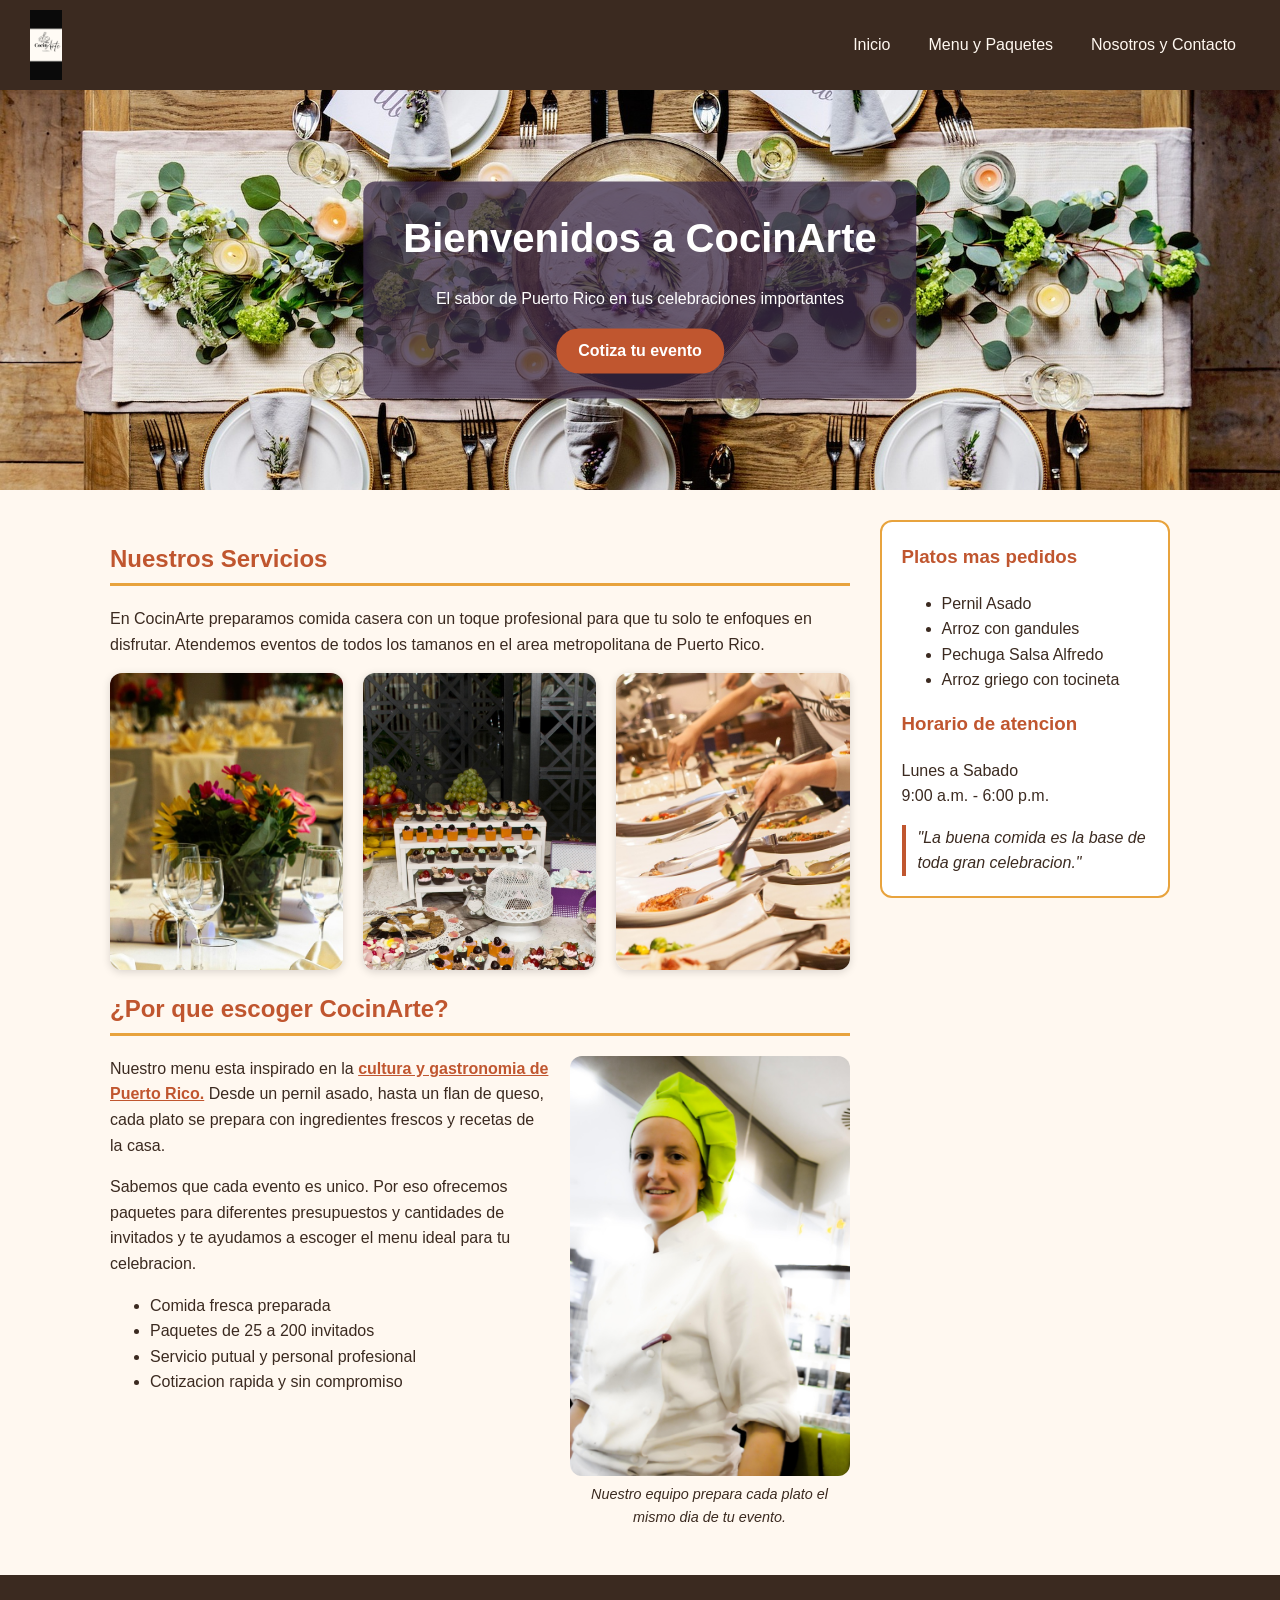
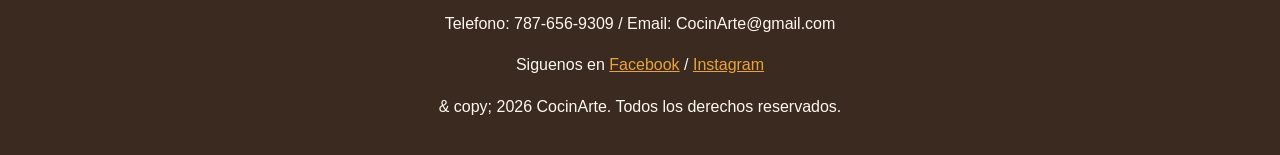
<file: index.html>
<!DOCTYPE html>
<html lang="es">
<head>

    <meta charset="UTF-8">
    <meta name="viewport" content="width=device-width, initial-scale=1.0">
    <meta name="description" content="CocinArte: servicio de catering para bodas, cumpleaños y eventos corporativos en Puerto Rico.">
    <title>CocinArte / Catering para tus eventos</title>

    <link rel="stylesheet" href="SiteStyle/global.css">  
</head>
<body>

    <!-- Header: Logo y barra de navegacion -->
    <header>

        <div id="logo">
            <a href="=index.html">
                <img src="SiteImage/logo.png" alt="Logo de CocinArte">
            </a>
        </div>


        <nav>
            <ul>
                <li><a href="index.html">Inicio</a></li>
                <li><a href="menu.html">Menu y Paquetes</a></li>
                <li><a href="contacto.html">Nosotros y Contacto</a></li>
            </ul>
        </nav>

    </header>

    <section id="banner">
        <img src="SiteImage/banner.jpg" alt="Mesa de buffet con platos de comida puertorriqueña">
        <div class="banner-texto">
            <h1>Bienvenidos a CocinArte</h1>
            <p>El sabor de Puerto Rico en tus celebraciones importantes</p>
            <a href="contacto.html" class="boton">Cotiza tu evento</a>
        </div>
    </section>


    <div id="contenedor">


        <main> 

            <section id="Servicios">
                <h2>Nuestros Servicios</h2>
                <p>En CocinArte preparamos comida casera con un toque profesional para que tu solo te enfoques en disfrutar. Atendemos eventos de todos los tamanos en el area metropolitana de Puerto Rico.</p>


                <div class="tarjetas">
                    <figure>
                        <img src="SiteImage/boda.jpg" alt="Mesa decorada para una boda">
                        <figcaption>Bodas</figcaption>
                    </figure>
                    <figure>
                        <img src="SiteImage/cumpleanos.jpg" alt="Mesa de comida para una fiesta de cumpleaños">
                        <figcaption>Cumpleaños</figcaption>
                    </figure>
                    <figure>
                        <img src="SiteImage/corporativo.jpg" alt="Almuerzo servido en un evento corporativo">
                        <figcaption>Eventos Corporativos</figcaption>
                    </figure>
                </div>
            </section>
            
            <section id="Porque">
                <h2>¿Por que escoger CocinArte?</h2>
                
                <figure class="flotar">
                    <img src="SiteImage/chef.jpg" alt="Chef de CocinArte preparando un plato">
                    <figcaption>Nuestro equipo prepara cada plato el mismo dia de tu evento.</figcaption>
                </figure>

                <p>Nuestro menu esta inspirado en la <a href="https://discoverpuertorico.com" target="_blank">cultura y gastronomia de Puerto Rico.</a> Desde un pernil asado, hasta un flan de queso, cada plato se prepara con ingredientes frescos y recetas de la casa.</p>

                <p>Sabemos que cada evento es unico. Por eso ofrecemos paquetes para diferentes presupuestos y cantidades de invitados y te ayudamos a escoger el menu ideal para tu celebracion.</p>

                <ul>
                    <li>Comida fresca preparada</li>
                    <li>Paquetes de 25 a 200 invitados</li>
                    <li>Servicio putual y personal profesional</li>
                    <li>Cotizacion rapida y sin compromiso</li>
                </ul>
            </section>

        </main>

        <aside>
            <h3>Platos mas pedidos</h3>
            <ul>
                <li>Pernil Asado</li>
                <li>Arroz con gandules</li>
                <li>Pechuga Salsa Alfredo</li>
                <li>Arroz griego con tocineta</li>
            </ul>
            
            <h3>Horario de atencion</h3>
            <p>Lunes a Sabado<br>9:00 a.m. - 6:00 p.m.</p>


            <blockquote>"La buena comida es la base de toda gran celebracion."</blockquote>
        </aside>

    </div>

    <footer>
        <p>Telefono: 787-656-9309 / Email: CocinArte@gmail.com</p>
        <p>Siguenos en 
            <a href="https://www.facebook.com" target="_blank">Facebook</a> /
            <a href="https://www.insagram.com" target="_blank">Instagram</a>
        </p>
        <p>& copy; 2026 CocinArte. Todos los derechos reservados.</p>
    </footer>

</body>

















</html>
</file>
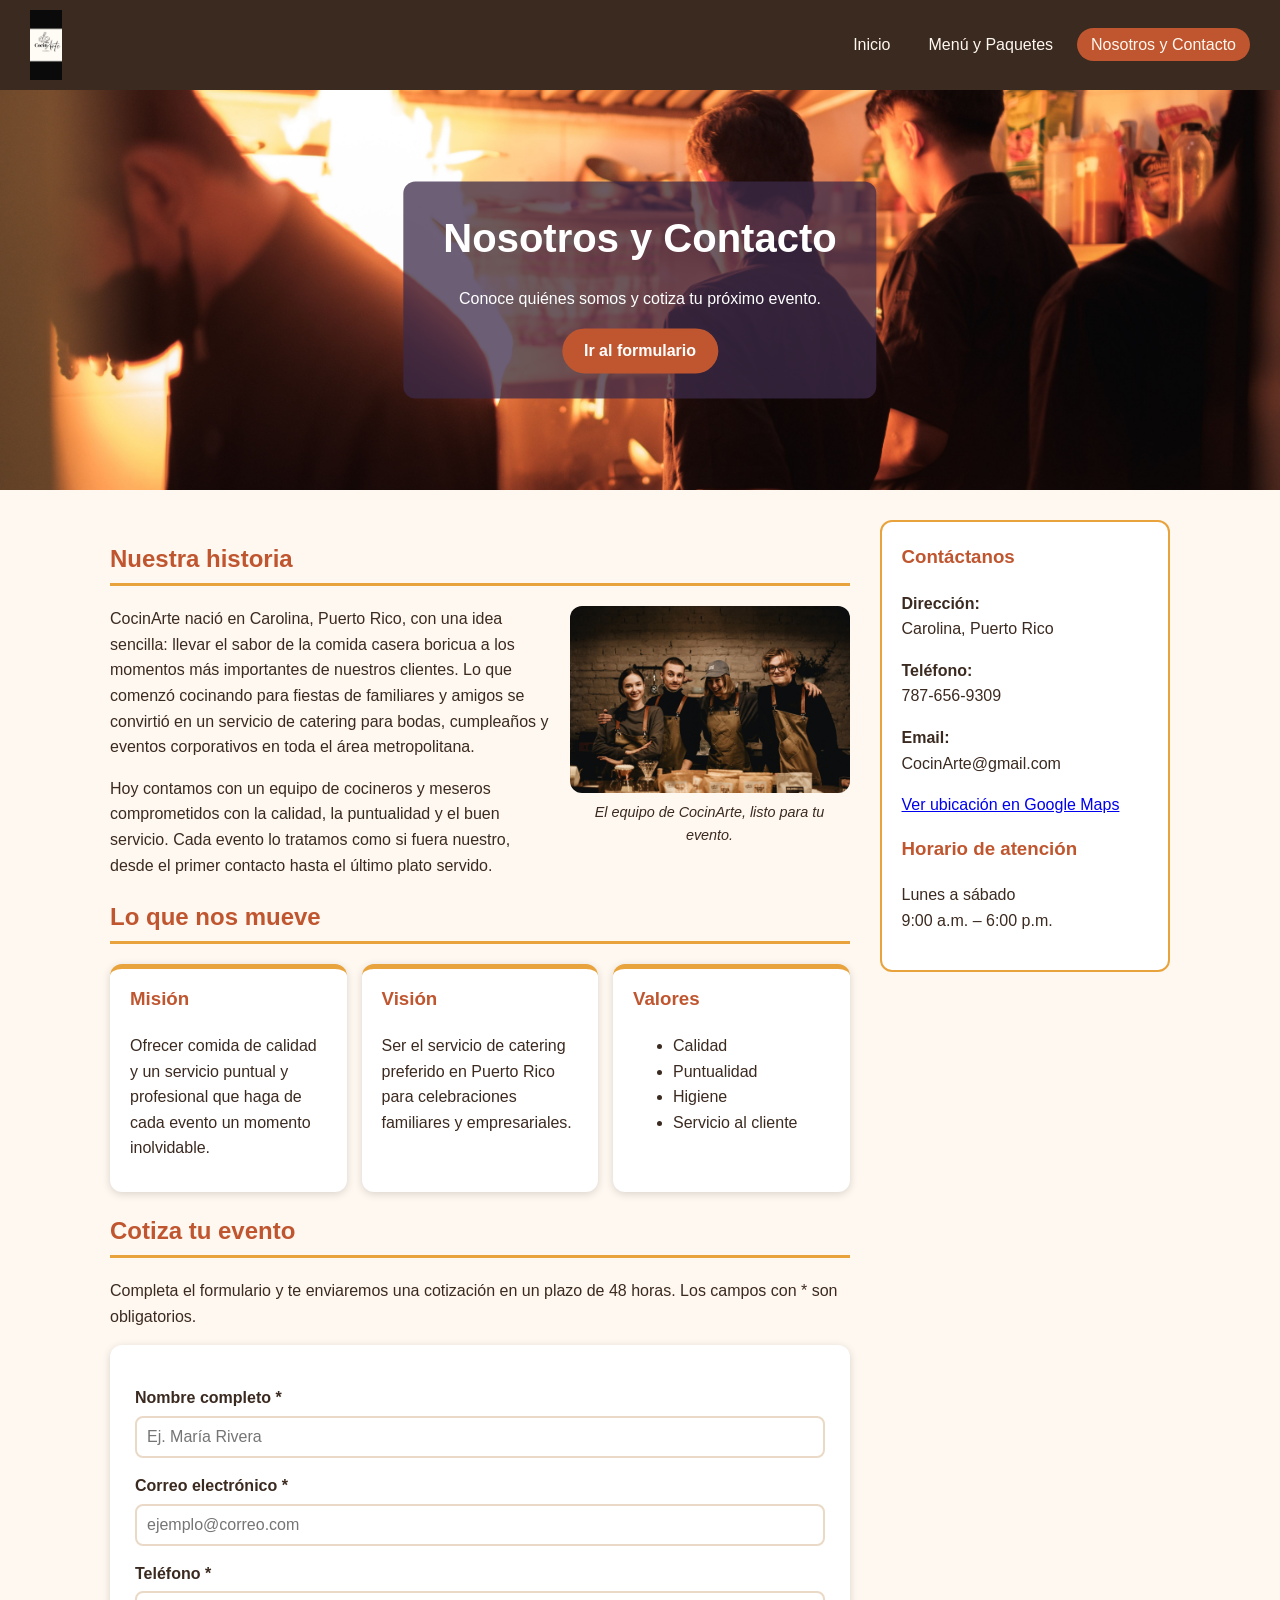
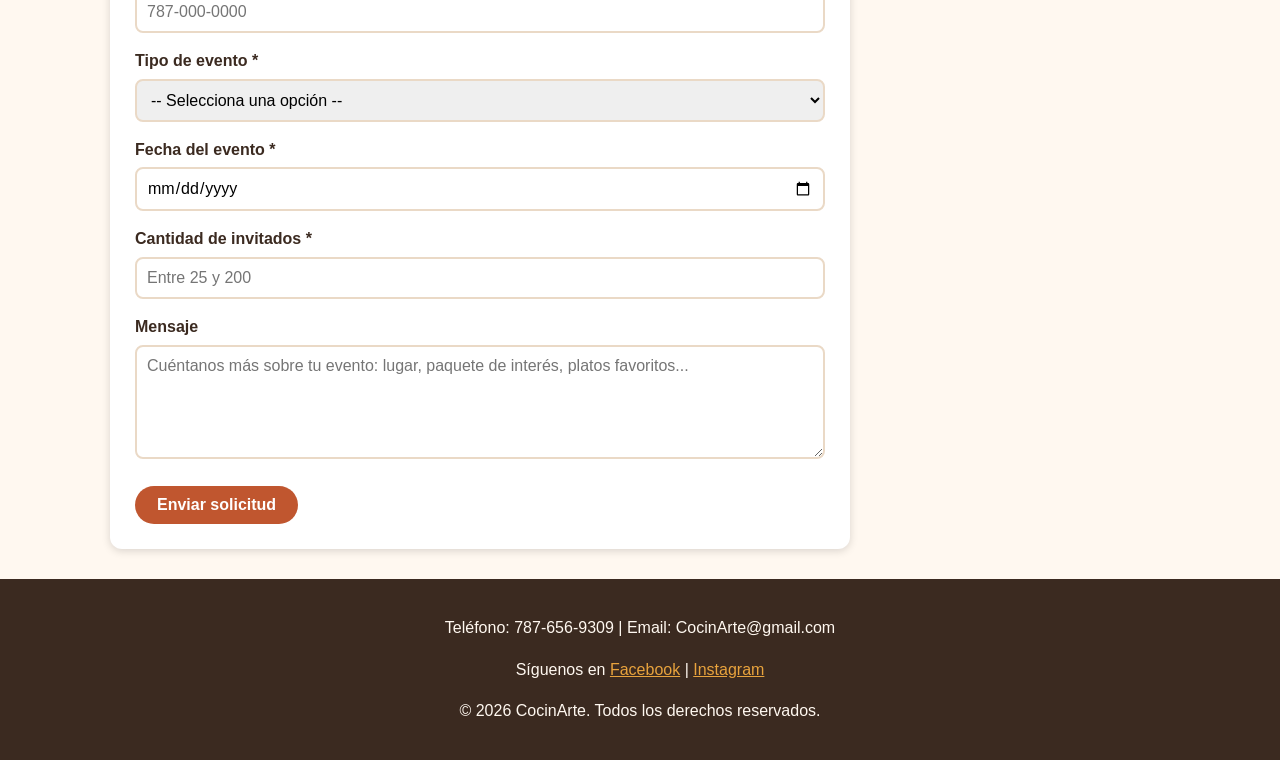
<file: contacto.html>
<!DOCTYPE html>
<html lang="es">
<head>
    <!-- ===== INFORMACIÓN DE LA PÁGINA (no se ve en pantalla) ===== -->
    <meta charset="UTF-8">
    <meta name="viewport" content="width=device-width, initial-scale=1.0">
    <meta name="description" content="Conoce la historia de CocinArte y solicita una cotización para tu evento en Puerto Rico.">
    <title>CocinArte | Nosotros y Contacto</title>

    <!-- Conexión con la hoja de estilos -->
    <link rel="stylesheet" href="SiteStyle/global.css">
</head>
<body>

    <!-- ===== ENCABEZADO: logo y barra de navegación (igual en todas las páginas) ===== -->
    <header>

        <!-- Logo del sitio -->
        <div id="logo">
            <a href="index.html">
                <img src="SiteImage/logo.png" alt="Logo de CocinArte">
            </a>
        </div>

        <!-- Barra de navegación entre páginas -->
        <nav>
            <ul>
                <li><a href="index.html">Inicio</a></li>
                <li><a href="menu.html">Menú y Paquetes</a></li>
                <li><a href="contacto.html" class="activo">Nosotros y Contacto</a></li>
            </ul>
        </nav>

    </header>

    <!-- ===== BANNER ===== -->
    <section id="banner">
        <img src="SiteImage/banner-contacto.jpg" alt="Equipo de cocina preparando platos para un evento">
        <div class="banner-texto">
            <h1>Nosotros y Contacto</h1>
            <p>Conoce quiénes somos y cotiza tu próximo evento.</p>
            <a href="#cotizacion" class="boton">Ir al formulario</a>
        </div>
    </section>

    <!-- ===== CONTENEDOR: contenido principal + barra lateral ===== -->
    <div id="contenedor">

        <!-- ===== CONTENIDO PRINCIPAL ===== -->
        <main>

            <!-- Tópico 1: Biografía (imagen flotante con texto alrededor) -->
            <section id="historia">
                <h2>Nuestra historia</h2>

                <figure class="flotar">
                    <img src="SiteImage/equipo.jpg" alt="Equipo de trabajo de CocinArte">
                    <figcaption>El equipo de CocinArte, listo para tu evento.</figcaption>
                </figure>

                <p>CocinArte nació en Carolina, Puerto Rico, con una idea sencilla: llevar el sabor de la comida casera boricua a los momentos más importantes de nuestros clientes. Lo que comenzó cocinando para fiestas de familiares y amigos se convirtió en un servicio de catering para bodas, cumpleaños y eventos corporativos en toda el área metropolitana.</p>

                <p>Hoy contamos con un equipo de cocineros y meseros comprometidos con la calidad, la puntualidad y el buen servicio. Cada evento lo tratamos como si fuera nuestro, desde el primer contacto hasta el último plato servido.</p>
            </section>

            <!-- Tópico 2: Misión, visión y valores -->
            <section id="valores">
                <h2>Lo que nos mueve</h2>
                <div class="valores">
                    <div class="valor">
                        <h3>Misión</h3>
                        <p>Ofrecer comida de calidad y un servicio puntual y profesional que haga de cada evento un momento inolvidable.</p>
                    </div>
                    <div class="valor">
                        <h3>Visión</h3>
                        <p>Ser el servicio de catering preferido en Puerto Rico para celebraciones familiares y empresariales.</p>
                    </div>
                    <div class="valor">
                        <h3>Valores</h3>
                        <ul>
                            <li>Calidad</li>
                            <li>Puntualidad</li>
                            <li>Higiene</li>
                            <li>Servicio al cliente</li>
                        </ul>
                    </div>
                </div>
            </section>

            <!-- Tópico 3: Formulario de cotización -->
            <section id="cotizacion">
                <h2>Cotiza tu evento</h2>
                <p>Completa el formulario y te enviaremos una cotización en un plazo de 48 horas. Los campos con * son obligatorios.</p>

                <form class="formulario" action="mailto:info@cocinarte.com" method="post" enctype="text/plain">

                    <label for="nombre">Nombre completo *</label>
                    <input type="text" id="nombre" name="nombre" placeholder="Ej. María Rivera" required>

                    <label for="email">Correo electrónico *</label>
                    <input type="email" id="email" name="email" placeholder="ejemplo@correo.com" required>

                    <label for="telefono">Teléfono *</label>
                    <input type="tel" id="telefono" name="telefono" placeholder="787-000-0000" required>

                    <label for="evento">Tipo de evento *</label>
                    <select id="evento" name="evento" required>
                        <option value="">-- Selecciona una opción --</option>
                        <option value="boda">Boda</option>
                        <option value="cumpleanos">Cumpleaños</option>
                        <option value="corporativo">Evento corporativo</option>
                        <option value="otro">Otro</option>
                    </select>

                    <label for="fecha">Fecha del evento *</label>
                    <input type="date" id="fecha" name="fecha" required>

                    <label for="invitados">Cantidad de invitados *</label>
                    <input type="number" id="invitados" name="invitados" min="25" max="200" placeholder="Entre 25 y 200" required>

                    <label for="mensaje">Mensaje</label>
                    <textarea id="mensaje" name="mensaje" rows="5" placeholder="Cuéntanos más sobre tu evento: lugar, paquete de interés, platos favoritos..."></textarea>

                    <button type="submit" class="boton">Enviar solicitud</button>

                </form>
            </section>

        </main>

        <!-- ===== BARRA LATERAL ===== -->
        <aside>
            <h3>Contáctanos</h3>
            <p><strong>Dirección:</strong><br>Carolina, Puerto Rico</p>
            <p><strong>Teléfono:</strong><br>787-656-9309</p>
            <p><strong>Email:</strong><br>CocinArte@gmail.com</p>
            <p><a href="https://www.google.com/maps/place/Carolina,+Puerto+Rico" target="_blank">Ver ubicación en Google Maps</a></p>

            <h3>Horario de atención</h3>
            <p>Lunes a sábado<br>9:00 a.m. – 6:00 p.m.</p>
        </aside>

    </div>

    <!-- ===== PIE DE PÁGINA (igual en todas las páginas) ===== -->
    <footer>
        <p>Teléfono: 787-656-9309 | Email: CocinArte@gmail.com</p>
        <p>Síguenos en
            <a href="https://www.facebook.com" target="_blank">Facebook</a> |
            <a href="https://www.instagram.com" target="_blank">Instagram</a>
        </p>
        <p>&copy; 2026 CocinArte. Todos los derechos reservados.</p>
    </footer>

</body>
</html>
</file>
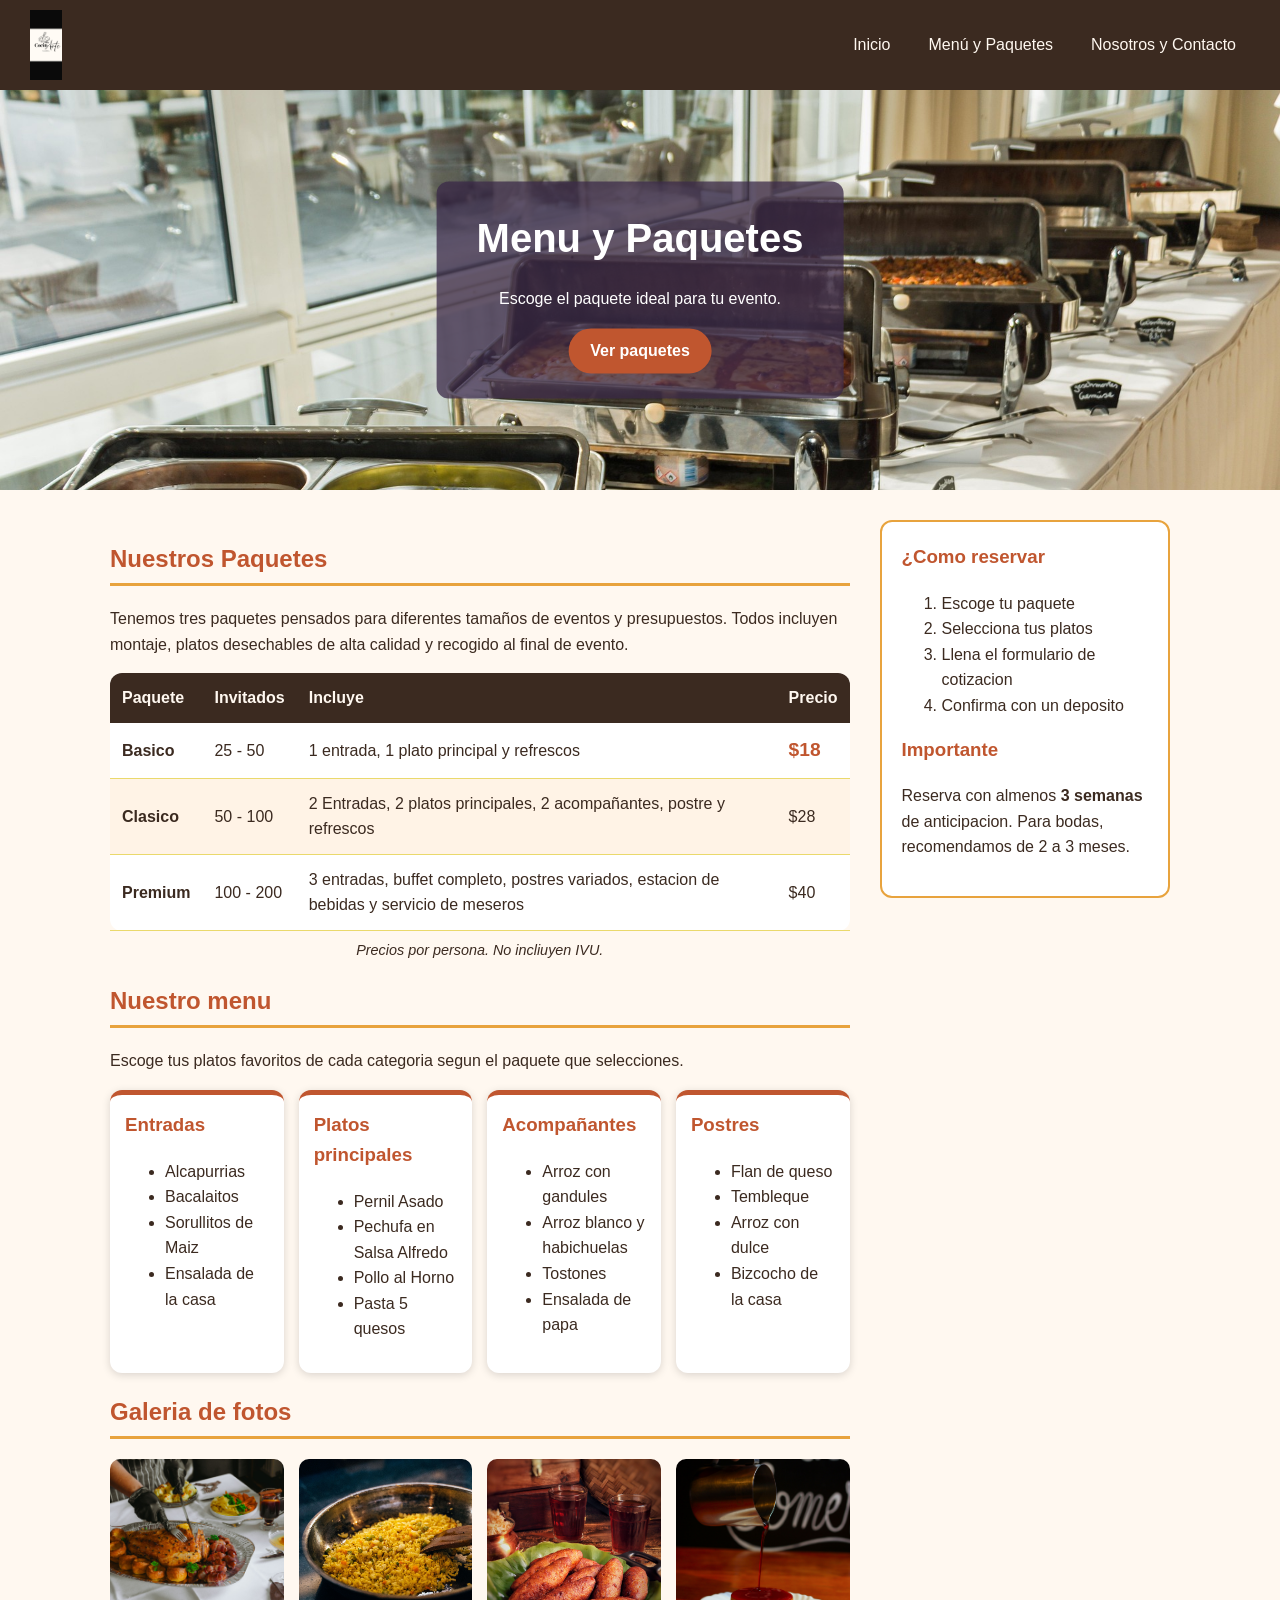
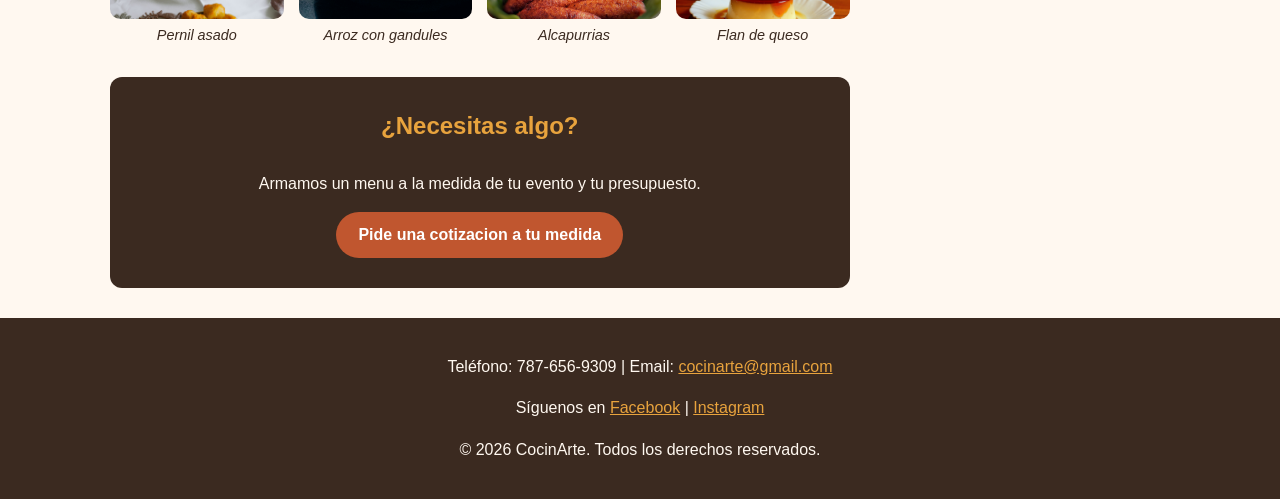
<file: menu.html>
<!DOCTYPE html>
<html lang="es">
<head>
    <!-- ===== PLANTILLA BASE DE COCINARTE =====
         Copiar este archivo para crear cada página nueva del sitio.
         Solo se cambia: <title>, la descripción, el banner y el contenido de <main> y <aside>. -->

    <!-- ===== INFORMACIÓN DE LA PÁGINA ===== -->
    <meta charset="UTF-8">
    <meta name="viewport" content="width=device-width, initial-scale=1.0">
    <meta name="description" content="Descripción de la página.">
    <title>CocinArte | Menu y Paquetes</title>

    <link rel="stylesheet" href="SiteStyle/global.css">
</head>
<body>

    <header>

        <div id="logo">
            <a href="index.html">
                <img src="SiteImage/logo.png" alt="Logo de CocinArte">
            </a>
        </div>

       
        <nav>
            <ul>
                <li><a href="index.html">Inicio</a></li>
                <li><a href="menu.html">Menú y Paquetes</a></li>
                <li><a href="contacto.html">Nosotros y Contacto</a></li>
            </ul>
        </nav>

    </header>

   
    <section id="banner">
        <img src="SiteImage/banner-menu.jpg" alt="Platos de comida servidos en buffet">
        <div class="banner-texto">
            <h1>Menu y Paquetes</h1>
            <p>Escoge el paquete ideal para tu evento.</p>
            <a href="#paquetes" class="boton">Ver paquetes</a>
        </div>
    </section>

    
    <div id="contenedor">

        
        <main>

            <!-- Tópico 1 -->
            <section id="Paquetes">
                <h2>Nuestros Paquetes</h2>
                <p>Tenemos tres paquetes pensados para diferentes tamaños de eventos y presupuestos. Todos incluyen montaje, platos desechables de alta calidad y recogido al final de evento.</p>

                <table> 
                    <caption>Precios por persona. No incliuyen IVU.</caption>
                    <thead>
                        <tr>
                            <th>Paquete</th>
                            <th>Invitados</th>
                            <th>Incluye</th>
                            <th>Precio</th>

                        </tr>
                    </thead>
                    <tbody>
                        <tr>
                            <td><strong>Basico</strong></td>
                            <td>25 - 50</td>
                            <td>1 entrada, 1 plato principal y refrescos</td>
                            <td class="precio">$18</td>
                        </tr>
                        <tr>
                            <td><strong>Clasico</strong></td>
                            <td>50 - 100</td>
                            <td>2 Entradas, 2 platos principales, 2 acompañantes, postre y refrescos</td>
                            <td class="Precio">$28</td>
                        </tr>
                        <tr>
                            <td><strong>Premium</strong></td>
                            <td>100 - 200</td>
                            <td> 3 entradas, buffet completo, postres variados, estacion de bebidas y servicio de meseros</td>
                            <td class="Precio">$40</td>
                        </tr>
                    </tbody>
                </table>
            </section>

            <!-- Tópico 2 (imagen flotante con texto alrededor) -->
            <section id="menu">
                <h2>Nuestro menu</h2>
                <p>Escoge tus platos favoritos de cada categoria segun el paquete que selecciones.</p>

                <div class="categorias">
                    <div class ="categoria">
                    <h3>Entradas</h3>
                    <ul>
                        <li>Alcapurrias</li>
                        <li>Bacalaitos</li>
                        <li>Sorullitos de Maiz</li>
                        <li>Ensalada de la casa</li>
                    </ul>
                </div>
                <div class="categoria">
                    <h3>Platos principales</h3>
                    <ul>
                        <li>Pernil Asado</li>
                        <li>Pechufa en Salsa Alfredo</li>
                        <li>Pollo al Horno</li>
                        <li>Pasta 5 quesos</li>
                    </ul>
                </div>
                <div class="categoria">
                    <h3>Acompañantes</h3>   
                    <ul>
                        <li>Arroz con gandules</li>
                        <li>Arroz blanco y habichuelas</li>
                        <li>Tostones</li>
                        <li>Ensalada de papa</li>
                    </ul>
                </div>
                <div class="categoria">
                    <h3>Postres</h3>
                    <ul>
                        <li>Flan de queso</li>
                        <li>Tembleque</li>
                        <li>Arroz con dulce</li>
                        <li>Bizcocho de la casa</li>
                    </ul>
                 </div>
             </div>       
        </section>


        <section id="galeria">
           <h2>Galeria de fotos</h2>
           <div class="galeria">
                <figure>
                    <img src="SiteImage/plato1.jpg" alt="Pernil asado servido en bandeja">
                    <figcaption>Pernil asado</figcaption>
                </figure>
                <figure>
                    <img src="SiteImage/plato2.jpg" alt="Arroz con gandules en caldero">
                    <figcaption>Arroz con gandules</figcaption>
                </figure>
                <figure>
                    <img src="SiteImage/plato3.jpg" alt="Alcapurrias recien fritas">
                    <figcaption>Alcapurrias</figcaption>
                </figure>
                <figure>
                    <img src="SiteImage/plato4.jpg" alt="Flan de queso con caramelo">
                    <figcaption>Flan de queso</figcaption>
                </figure>
            </div>
        </section>

        <section class="cta">
            <h2>¿Necesitas algo?</h2> 
            <p>Armamos un menu a la medida de tu evento y tu presupuesto.</p>
            <a href="contacto.html" class="boton">Pide una cotizacion a tu medida</a>
        </section>


        </main>

        <!-- ===== BARRA LATERAL ===== -->
        <aside>
            <h3>¿Como reservar</h3>
            <ol>
                <li>Escoge tu paquete</li>
                <li>Selecciona tus platos</li>
                <li>Llena el formulario de cotizacion</li>
                <li>Confirma con un deposito</li>
            </ol>

            <h3>Importante</h3>
            <p>Reserva con almenos<strong> 3 semanas </strong>de anticipacion. Para bodas, recomendamos de 2 a 3 meses.</p>

        </aside>

    </div>  

    <!-- ===== PIE DE PÁGINA (igual en todas las páginas) ===== -->
    <footer>
        <p>Teléfono: 787-656-9309 | Email: <a href="mailto:cocinarte@gmail.com">cocinarte@gmail.com</a></p>
        <p>Síguenos en
            <a href="https://www.facebook.com" target="_blank">Facebook</a> |
            <a href="https://www.instagram.com" target="_blank">Instagram</a>
        </p> 
        <p>&copy; 2026 CocinArte. Todos los derechos reservados.</p>
    </footer>
</body>
</html>
</file>
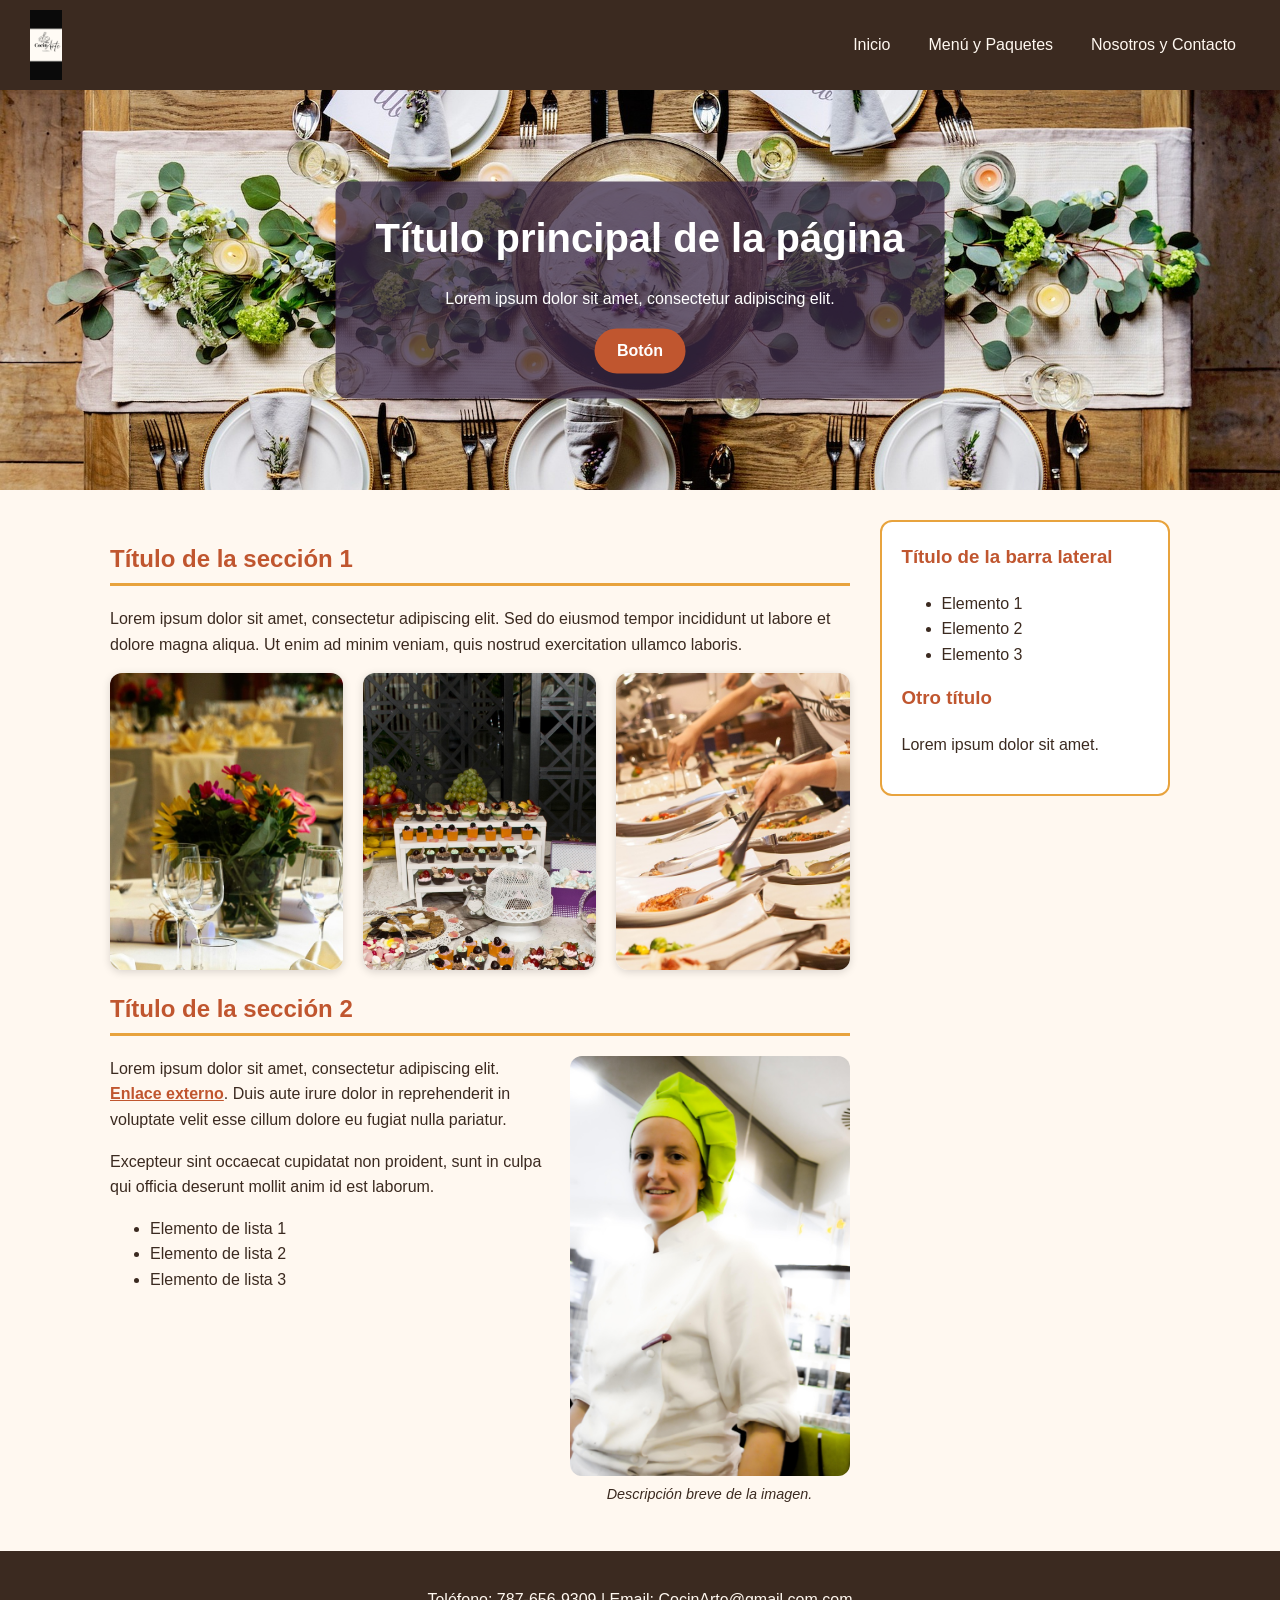
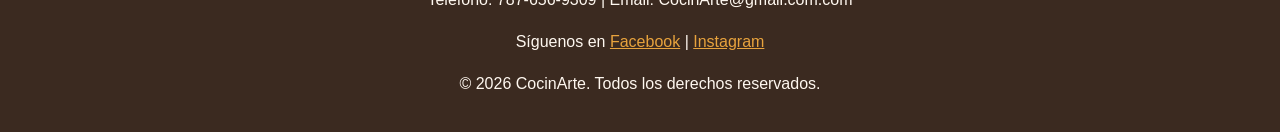
<file: template.html>
<!DOCTYPE html>
<html lang="es">
<head>
    <!-- ===== PLANTILLA BASE DE COCINARTE =====
         Copiar este archivo para crear cada página nueva del sitio.
         Solo se cambia: <title>, la descripción, el banner y el contenido de <main> y <aside>. -->

    <!-- ===== INFORMACIÓN DE LA PÁGINA ===== -->
    <meta charset="UTF-8">
    <meta name="viewport" content="width=device-width, initial-scale=1.0">
    <meta name="description" content="Descripción de la página.">
    <title>CocinArte | Menu y Paquetes</title>

    <link rel="stylesheet" href="SiteStyle/global.css">
</head>
<body>

    <header>

        <div id="logo">
            <a href="index.html">
                <img src="SiteImage/logo.png" alt="Logo de CocinArte">
            </a>
        </div>

       
        <nav>
            <ul>
                <li><a href="index.html">Inicio</a></li>
                <li><a href="menu.html">Menú y Paquetes</a></li>
                <li><a href="contacto.html">Nosotros y Contacto</a></li>
            </ul>
        </nav>

    </header>

    <!-- ===== BANNER: imagen principal con título ===== -->
    <section id="banner">
        <img src="SiteImage/banner.jpg" alt="Descripción de la imagen del banner">
        <div class="banner-texto">
            <h1>Título principal de la página</h1>
            <p>Lorem ipsum dolor sit amet, consectetur adipiscing elit.</p>
            <a href="contacto.html" class="boton">Botón</a>
        </div>
    </section>

    
    <div id="contenedor">

        <!-- ===== CONTENIDO PRINCIPAL ===== -->
        <main>

            <!-- Tópico 1 -->
            <section>
                <h2>Título de la sección 1</h2>
                <p>Lorem ipsum dolor sit amet, consectetur adipiscing elit. Sed do eiusmod tempor incididunt ut labore et dolore magna aliqua. Ut enim ad minim veniam, quis nostrud exercitation ullamco laboris.</p>

                <!-- Tarjetas con figure y figcaption -->
                <div class="tarjetas">
                    <figure>
                        <img src="SiteImage/boda.jpg" alt="Descripción de la imagen">
                        <figcaption>Título de la tarjeta</figcaption>
                    </figure>
                    <figure>
                        <img src="SiteImage/cumpleanos.jpg" alt="Descripción de la imagen">
                        <figcaption>Título de la tarjeta</figcaption>
                    </figure>
                    <figure>
                        <img src="SiteImage/corporativo.jpg" alt="Descripción de la imagen">
                        <figcaption>Título de la tarjeta</figcaption>
                    </figure>
                </div>
            </section>

            <!-- Tópico 2 (imagen flotante con texto alrededor) -->
            <section id="por-que">
                <h2>Título de la sección 2</h2>

                <figure class="flotar">
                    <img src="SiteImage/chef.jpg" alt="Descripción de la imagen">
                    <figcaption>Descripción breve de la imagen.</figcaption>
                </figure>

                <p>Lorem ipsum dolor sit amet, consectetur adipiscing elit. <a href="https://www.lipsum.com" target="_blank">Enlace externo</a>. Duis aute irure dolor in reprehenderit in voluptate velit esse cillum dolore eu fugiat nulla pariatur.</p>

                <p>Excepteur sint occaecat cupidatat non proident, sunt in culpa qui officia deserunt mollit anim id est laborum.</p>

                <ul>
                    <li>Elemento de lista 1</li>
                    <li>Elemento de lista 2</li>
                    <li>Elemento de lista 3</li>
                </ul>
            </section>

        </main>

        <!-- ===== BARRA LATERAL ===== -->
        <aside>
            <h3>Título de la barra lateral</h3>
            <ul>
                <li>Elemento 1</li>
                <li>Elemento 2</li>
                <li>Elemento 3</li>
            </ul>

            <h3>Otro título</h3>
            <p>Lorem ipsum dolor sit amet.</p>
        </aside>

    </div>

    <!-- ===== PIE DE PÁGINA (igual en todas las páginas) ===== -->
    <footer>
        <p>Teléfono: 787-656-9309 | Email: CocinArte@gmail.com</Email:C>.com</p>
        <p>Síguenos en
            <a href="https://www.facebook.com" target="_blank">Facebook</a> |
            <a href="https://www.instagram.com" target="_blank">Instagram</a>
        </p>
        <p>&copy; 2026 CocinArte. Todos los derechos reservados.</p>
    </footer>

</body>
</html>
</file>
<file: SiteStyle/global.css>
* {
    box-sizing: border-box;
}

body {
    margin: 0;
    font-family: "Segoe UI", Arial, sans-serif;
    background-color: #FFF8F0;
    color: #3b2a20;
    line-height: 1.6;
}
h2 {
    color: #C0562F;
    border-bottom: 3px solid #E8A33D;
    padding-bottom: 5px;
}
header {
    display: flex;
    justify-content: space-between;
    align-items: center;
    padding: 10px 30px;
    background-color: #3B2A20;
}
#logo img {
    height: 70px;
    display: block;
}
nav ul {
    list-style: none;
    margin: 0;
    padding: 0;
    display: flex;
    gap: 10px;
}
nav a {
    color: #FFF8F0;
    text-decoration: none;
    padding: 8px 14px;
    border-radius: 20px;
}
nav a:hover {
    background-color: #C0562F;
}
#banner {
    position: relative;
}
#banner img {
    width: 100%;
    height: 400px; 
    object-fit: cover;
    display: block;
}
.banner-texto {
    position: absolute;
    top: 50%;
    left:50%;
    transform: translate(-50%, -50%);
    text-align: center;
    background-color: rgba(59, 42, 72, 0.75);
    color: #FFFFFF;
    padding: 25px 40px;
    border-radius: 12px;
}
.banner-texto h1 {
    margin:0 0 10px;
    font-size: 2.5em;

}
.boton {
    display: inline-block;
    background-color: #C0562F;
    color: #FFFFFF;
    padding: 10px 22px;
    border-radius: 25px;
    text-decoration: none;
    font-weight: bold;
}
.boton:hover {
    background-color: #E8A33D;
    color:#3B2A20;
}
#contenedor {
    display: flex;
    gap: 30px;
    max-width: 1100px;
    margin: 30px auto;
    padding: 0 20px;
}
main {
    flex: 3;
}
main a {
    color:#C0562F;
    font-weight: bold;

}
.tarjetas {
    display: flex;
    gap: 20px;
}
.tarjetas figure {
    flex: 1;
    margin: 0;
    background-color: #FFFFFF;
    border-radius: 12px;
    overflow: hidden;
    box-shadow: 0 2px 8px rgba(0, 0, 0,  0.15);
    text-align: center;
}
.tarjetas img {

    width: 100%;
    height: 180%;
    object-fit: cover;
    display: block;

}
.tarjetas figcaption {
    padding: 10px;
    font-weight: bold;
}
#por-que {
    overflow: auto;
}
.flotar {
    float: right;
    width: 280px;
    margin: 0 0 15px 20px;

}
.flotar img {
    width: 100%;
    border-radius: 12px;
}
.flotar figcaption {
    font-size: 0.9em;
    font-style: italic;
    text-align: center;

}
aside {
    flex: 1;
    align-self: flex-start;
    background-color: #FFFFFF;
    border: 2px solid #E8A33D;
    border-radius: 12px;
    padding: 20px;
}
aside h3 {
    color: #C0562F;
    margin-top: 0;
}
blockquote {
    font-style: italic;
    border-left: 4px solid #C0562F;
    margin: 15px 0 0;
    padding-left: 12px;
}
footer {
    background-color: #3B2A20;
    color: #FFF8F0;
    text-align: center;
    padding: 20px;
}
footer a {
    color:#E8A33D;

}
nav a.activo {
    background-color: #C0562F;
}
table {
    width: 100%;
    border-collapse: separate;
    border-spacing: 0;
    background-color: #FFFFFF;
    border-radius: 12px;
    overflow: hidden;
    box-shadow: 0 2px 8px rgba(0, 0, 0, 0);
}
caption {
    caption-side: bottom;
    font-size: 0.9em;
    font-style: italic;
    padding-top: 8px;
}
th {
    background-color: #3B2A20;
    color: #FFF8F0;
    text-align: left;
    padding: 12px;
}   
td {
    padding: 12px;
    border-bottom: 1px solid #ead96c;
}
tbody tr:nth-child(even) {
    background-color: #fff3e6;
}
tbody tr:hover {
    background-color: #FBE3CC;
}
.precio {
    font-weight: bold;
    color: #C0562F;
    font-size: 1.2em;
}
.categorias {
    display: flex;
    gap: 15px;
}
.categoria {
    flex: 1;
    background-color: #FFFFFF;
    border-top: 5px solid #C0562F;
    border-radius: 12px;
    padding: 15px;
    box-shadow: 0 2px 8px rgba(0, 0, 0, 0.15);
}
.categoria h3 {
    color: #C0562F;
    margin-top: 0;
}
categoria ul {
    padding-left: 18px;
}
.galeria {
    display: grid;
    grid-template-columns: repeat(4, 1fr);
    gap: 15px;
}
.galeria figure {   
    margin: 0;
    text-align: center;
}
.galeria img {
    width: 100%;
    height: 160px;
    object-fit: cover;
    border-radius: 10px;
    display: block;
}
.galeria figcaption {
    font-size: 0.9em;
    font-style: italic;
    margin-top: 5px;
}
.cta {
    text-align: center;
    background-color: #3B2A20;
    color: #FFF8F0;
    padding: 30px;
    border-radius: 12px;
    margin-top: 30px;
}
.cta h2 {
    color: #E8A33D;
    border-bottom: none;
    margin-top: 0;
}

.valores {
    display: grid;
    grid-template-columns: repeat(3, 1fr);
    gap: 15px;
}

.valor {
    background-color: #FFFFFF;
    border-top: 5px solid #E8A33D;
    border-radius: 12px;
    padding: 15px 20px;
    box-shadow: 0 2px 8px rgba(0, 0, 0, 0.15);
}

.valor h3 {
    color: #C0562F;
    margin-top: 0;
}

.formulario {
    background-color: #FFFFFF;
    padding: 25px;
    border-radius: 12px;
    box-shadow: 0 2px 8px rgba(0, 0, 0, 0.15);
}

.formulario label {
    display: block;
    font-weight: bold;
    margin-top: 15px;
    margin-bottom: 5px;
}

.formulario input,
.formulario select,
.formulario textarea {
    width: 100%;
    padding: 10px;
    border: 2px solid #EAD9C6;
    border-radius: 8px;
    font-family: inherit;
    font-size: 1em;
}


.formulario input:focus,
.formulario select:focus,
.formulario textarea:focus {
    border-color: #C0562F;
    outline: none;
}


.formulario button {
    margin-top: 20px;
    border: none;
    cursor: pointer;
    font-size: 1em;
    font-family: inherit;
}


@media (max-width: 768px) {          

    header,
    #contenedor,
    .tarjetas,
    .categorias {                      
        flex-direction: column;
    }                                

    .flotar {                        
        float: none;
        width: 100%;
        margin: 0 0 15px;
    }   
    .galeria,
    .valores {
        grid-template-columns: 1fr;
    }
    
}
</file>
